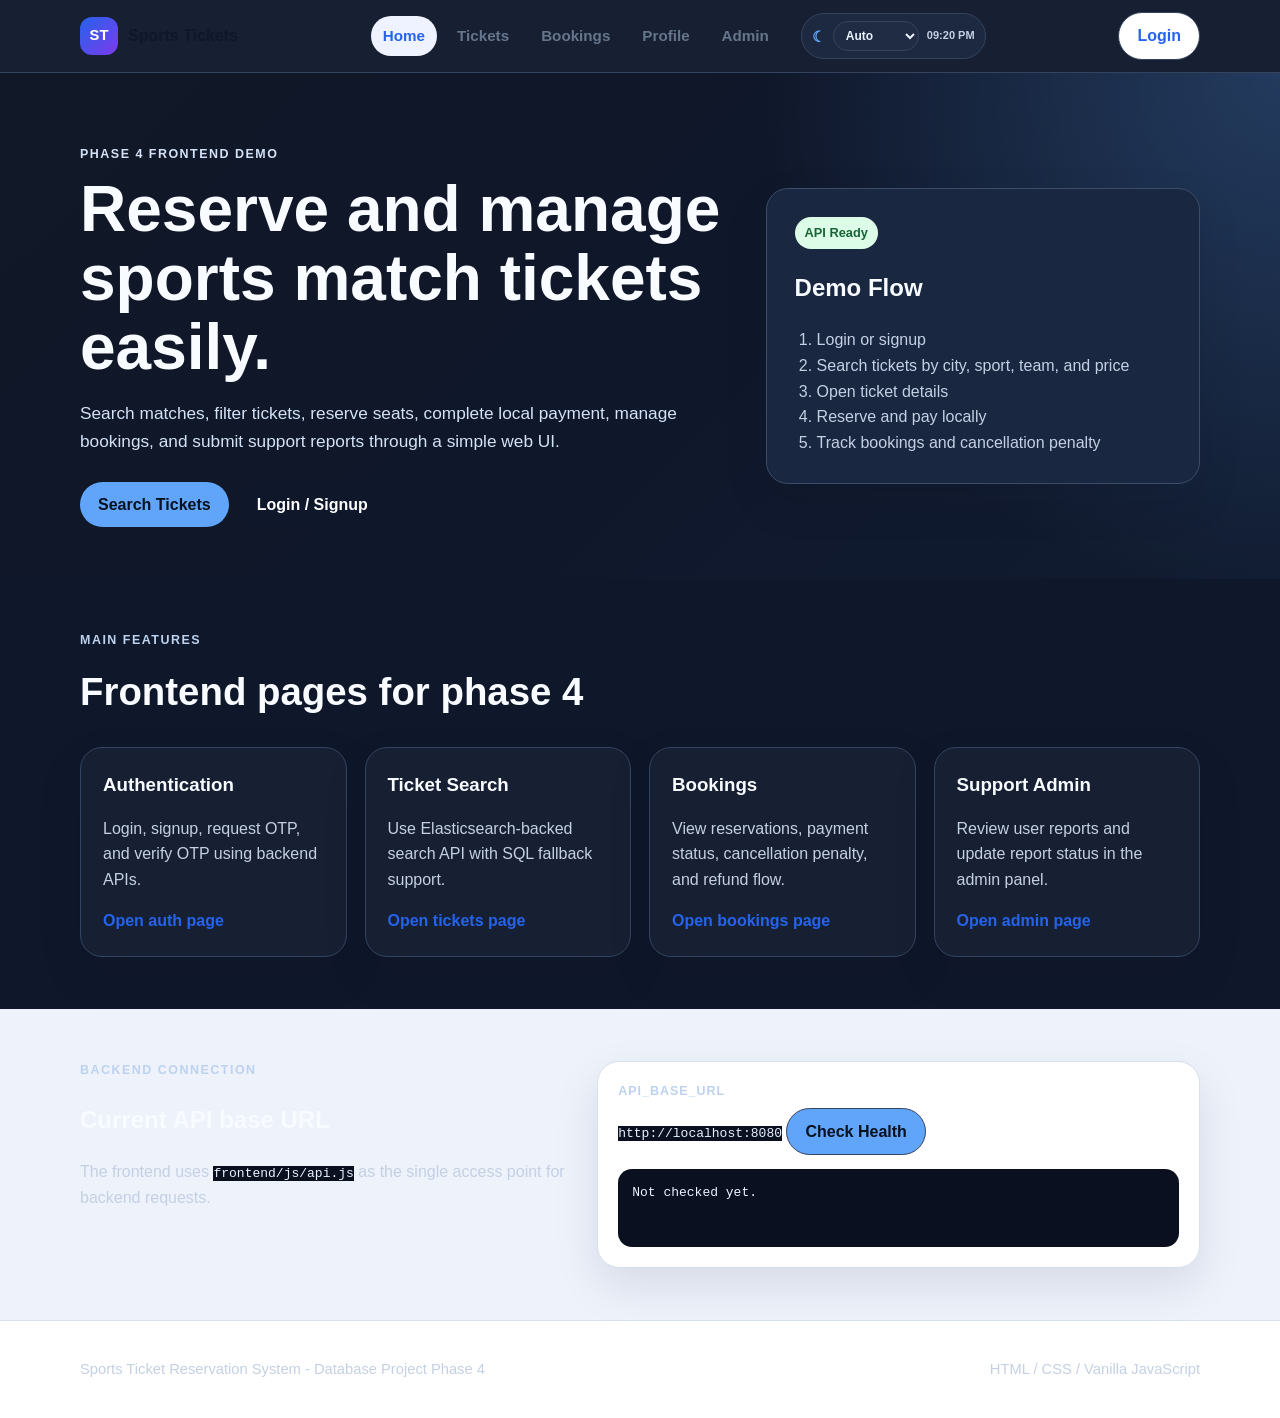
<file: frontend/index.html>
﻿<!DOCTYPE html>
<html lang="en">
<head>
    <meta charset="UTF-8">
    <meta name="viewport" content="width=device-width, initial-scale=1.0">
    <title>Sports Ticket Reservation</title>
    <link rel="stylesheet" href="css/style.css">
  <link rel="stylesheet" href="css/ui-polish.css">
  <link rel="stylesheet" href="css/theme.css">
</head>
<body>
<header class="site-header">
    <div class="container header-content">
        <a class="brand" href="index.html">
            <span class="brand-mark">ST</span>
            <span>Sports Tickets</span>
        </a>

        <nav class="main-nav" aria-label="Main navigation">
            <a href="index.html" class="active">Home</a>
            <a href="tickets.html">Tickets</a>
            <a href="bookings.html">Bookings</a>
            <a href="profile.html">Profile</a>
            <a href="admin.html">Admin</a>
        </nav>

        <div class="header-actions">
            <a class="btn btn-outline" href="login.html">Login</a>
            <button class="btn btn-ghost" id="logoutButton" type="button">Logout</button>
        </div>
    </div>
</header>

<main>
    <section class="hero">
        <div class="container hero-grid">
            <div class="hero-copy">
                <p class="eyebrow">Phase 4 Frontend Demo</p>
                <h1>Reserve and manage sports match tickets easily.</h1>
                <p class="hero-text">
                    Search matches, filter tickets, reserve seats, complete local payment,
                    manage bookings, and submit support reports through a simple web UI.
                </p>

                <div class="hero-actions">
                    <a class="btn btn-primary" href="tickets.html">Search Tickets</a>
                    <a class="btn btn-secondary" href="login.html">Login / Signup</a>
                </div>
            </div>

            <div class="hero-card">
                <div class="status-pill">API Ready</div>
                <h2>Demo Flow</h2>
                <ol class="flow-list">
                    <li>Login or signup</li>
                    <li>Search tickets by city, sport, team, and price</li>
                    <li>Open ticket details</li>
                    <li>Reserve and pay locally</li>
                    <li>Track bookings and cancellation penalty</li>
                </ol>
            </div>
        </div>
    </section>

    <section class="section">
        <div class="container">
            <div class="section-heading">
                <p class="eyebrow">Main Features</p>
                <h2>Frontend pages for phase 4</h2>
            </div>

            <div class="card-grid">
                <article class="feature-card">
                    <h3>Authentication</h3>
                    <p>Login, signup, request OTP, and verify OTP using backend APIs.</p>
                    <a href="login.html">Open auth page</a>
                </article>

                <article class="feature-card">
                    <h3>Ticket Search</h3>
                    <p>Use Elasticsearch-backed search API with SQL fallback support.</p>
                    <a href="tickets.html">Open tickets page</a>
                </article>

                <article class="feature-card">
                    <h3>Bookings</h3>
                    <p>View reservations, payment status, cancellation penalty, and refund flow.</p>
                    <a href="bookings.html">Open bookings page</a>
                </article>

                <article class="feature-card">
                    <h3>Support Admin</h3>
                    <p>Review user reports and update report status in the admin panel.</p>
                    <a href="admin.html">Open admin page</a>
                </article>
            </div>
        </div>
    </section>

    <section class="section section-muted">
        <div class="container split-panel">
            <div>
                <p class="eyebrow">Backend connection</p>
                <h2>Current API base URL</h2>
                <p>
                    The frontend uses <code>frontend/js/api.js</code> as the single access point
                    for backend requests.
                </p>
            </div>

            <div class="api-box">
                <span class="label">API_BASE_URL</span>
                <code id="apiBaseUrlText">http://localhost:8080</code>
                <button class="btn btn-outline" id="healthCheckButton" type="button">Check Health</button>
                <pre id="healthCheckResult" class="result-box">Not checked yet.</pre>
            </div>
        </div>
    </section>
</main>

<footer class="site-footer">
    <div class="container footer-content">
        <p>Sports Ticket Reservation System - Database Project Phase 4</p>
        <p>HTML / CSS / Vanilla JavaScript</p>
    </div>
</footer>

<script src="js/api.js"></script>
<script>
    document.getElementById("apiBaseUrlText").textContent = window.ApiClient.getBaseUrl();

    document.getElementById("healthCheckButton").addEventListener("click", async function () {
        const resultBox = document.getElementById("healthCheckResult");
        resultBox.textContent = "Checking...";

        try {
            const result = await window.ApiClient.get("/api/health", { useMockOnError: false });
            resultBox.textContent = JSON.stringify(result, null, 2);
        } catch (error) {
            resultBox.textContent = "Backend is not reachable: " + error.message;
        }
    });

    document.getElementById("logoutButton").addEventListener("click", function () {
        window.ApiClient.clearToken();
        window.location.href = "login.html";
    });
</script>
  <script src="js/ui-polish.js"></script>
  <script src="js/theme.js"></script>
</body>
</html>
</file>
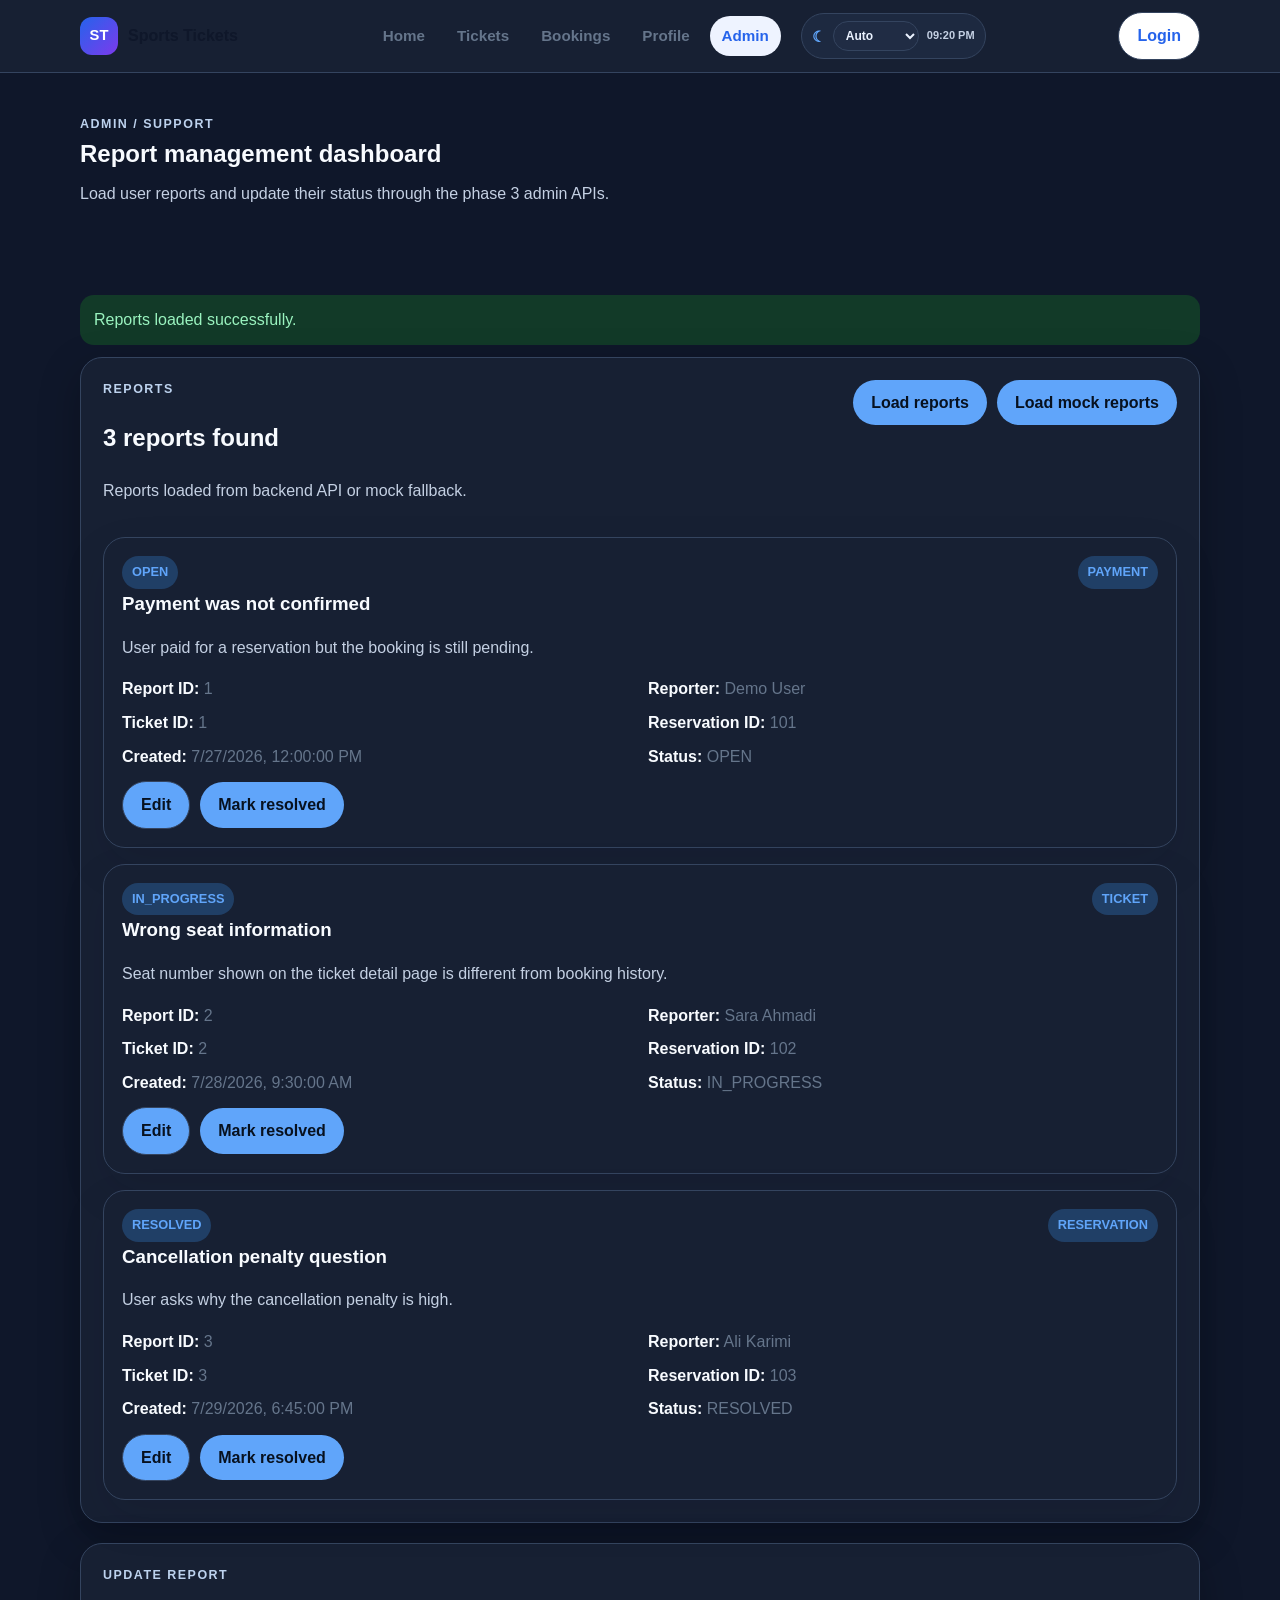
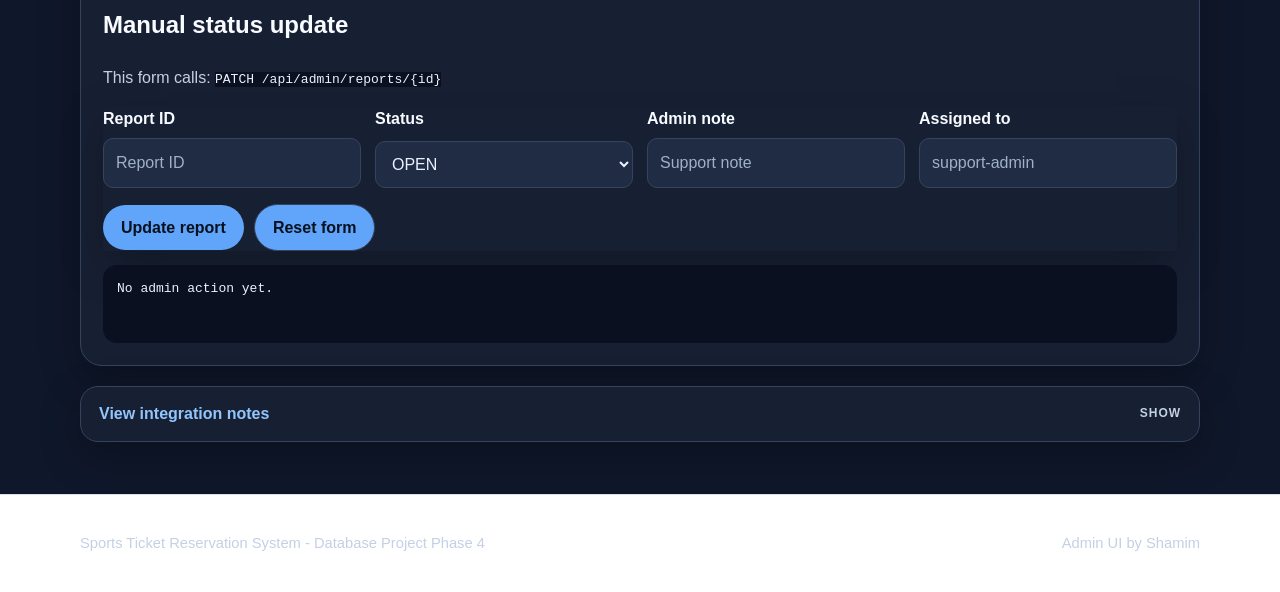
<file: frontend/admin.html>
﻿<!DOCTYPE html>
<html lang="en">
<head>
    <meta charset="UTF-8">
    <meta name="viewport" content="width=device-width, initial-scale=1.0">
    <title>Admin Reports - Sports Tickets</title>
    <link rel="stylesheet" href="css/style.css">
  <link rel="stylesheet" href="css/ui-polish.css">
  <link rel="stylesheet" href="css/theme.css">
</head>
<body>
<header class="site-header">
    <div class="container header-content">
        <a class="brand" href="index.html">
            <span class="brand-mark">ST</span>
            <span>Sports Tickets</span>
        </a>

        <nav class="main-nav" aria-label="Main navigation">
            <a href="index.html">Home</a>
            <a href="tickets.html">Tickets</a>
            <a href="bookings.html">Bookings</a>
            <a href="profile.html">Profile</a>
            <a href="admin.html" class="active">Admin</a>
        </nav>

        <div class="header-actions">
            <a class="btn btn-outline" href="login.html">Login</a>
            <button class="btn btn-ghost" id="logoutButton" type="button">Logout</button>
        </div>
    </div>
</header>

<main>
    <section class="page-header">
        <div class="container">
            <p class="eyebrow">Admin / Support</p>
            <h1>Report management dashboard</h1>
            <p>Load user reports and update their status through the phase 3 admin APIs.</p>
        </div>
    </section>

    <section class="section">
        <div class="container">
            <div id="adminMessage" class="alert hidden"></div>

            <section class="panel">
                <div class="split-panel" style="grid-template-columns: minmax(0, 1fr) auto;">
                    <div>
                        <p class="eyebrow">Reports</p>
                        <h2 id="adminTitle">Support reports</h2>
                        <p id="adminMeta">Use the button to load reports from backend or mock fallback.</p>
                    </div>

                    <div class="inline-actions">
                        <button class="btn btn-primary" id="loadReportsButton" type="button">Load reports</button>
                        <button class="btn btn-secondary" id="loadMockReportsButton" type="button">Load mock reports</button>
                    </div>
                </div>

                <div id="reportsList" class="admin-grid" style="margin-top: 18px;"></div>
            </section>

            <section class="panel">
                <p class="eyebrow">Update Report</p>
                <h2>Manual status update</h2>
                <p>
                    This form calls:
                    <code>PATCH /api/admin/reports/{id}</code>
                </p>

                <form id="updateReportForm">
                    <div class="form-grid">
                        <div class="form-row">
                            <label for="reportId">Report ID</label>
                            <input id="reportId" name="reportId" type="number" min="1" placeholder="Report ID" required>
                        </div>

                        <div class="form-row">
                            <label for="reportStatus">Status</label>
                            <select id="reportStatus" name="reportStatus">
                                <option value="OPEN">OPEN</option>
                                <option value="IN_PROGRESS">IN_PROGRESS</option>
                                <option value="RESOLVED">RESOLVED</option>
                                <option value="REJECTED">REJECTED</option>
                            </select>
                        </div>

                        <div class="form-row">
                            <label for="adminNote">Admin note</label>
                            <input id="adminNote" name="adminNote" type="text" placeholder="Support note">
                        </div>

                        <div class="form-row">
                            <label for="assignedTo">Assigned to</label>
                            <input id="assignedTo" name="assignedTo" type="text" placeholder="support-admin">
                        </div>
                    </div>

                    <div class="form-actions" style="margin-top: 16px;">
                        <button class="btn btn-primary" type="submit">Update report</button>
                        <button class="btn btn-outline" id="resetUpdateFormButton" type="button">Reset form</button>
                    </div>
                </form>

                <pre id="adminActionResult" class="result-box">No admin action yet.</pre>
            </section>

            <section class="panel">
                <p class="eyebrow">Demo Notes</p>
                <h2>Frontend-only admin page</h2>
                <ul class="flow-list">
                    <li>This page does not change backend code.</li>
                    <li>If admin authorization fails, login with an admin/support user first.</li>
                    <li>If backend is unavailable, mock reports are shown for screenshots.</li>
                    <li>CORS or route issues should be reported to Saghar during integration.</li>
                </ul>
            </section>
        </div>
    </section>
</main>

<footer class="site-footer">
    <div class="container footer-content">
        <p>Sports Ticket Reservation System - Database Project Phase 4</p>
        <p>Admin UI by Shamim</p>
    </div>
</footer>

<script src="js/api.js"></script>
<script src="js/mock-data.js"></script>
<script src="js/admin.js"></script>
  <script src="js/ui-polish.js"></script>
  <script src="js/theme.js"></script>
</body>
</html>
</file>
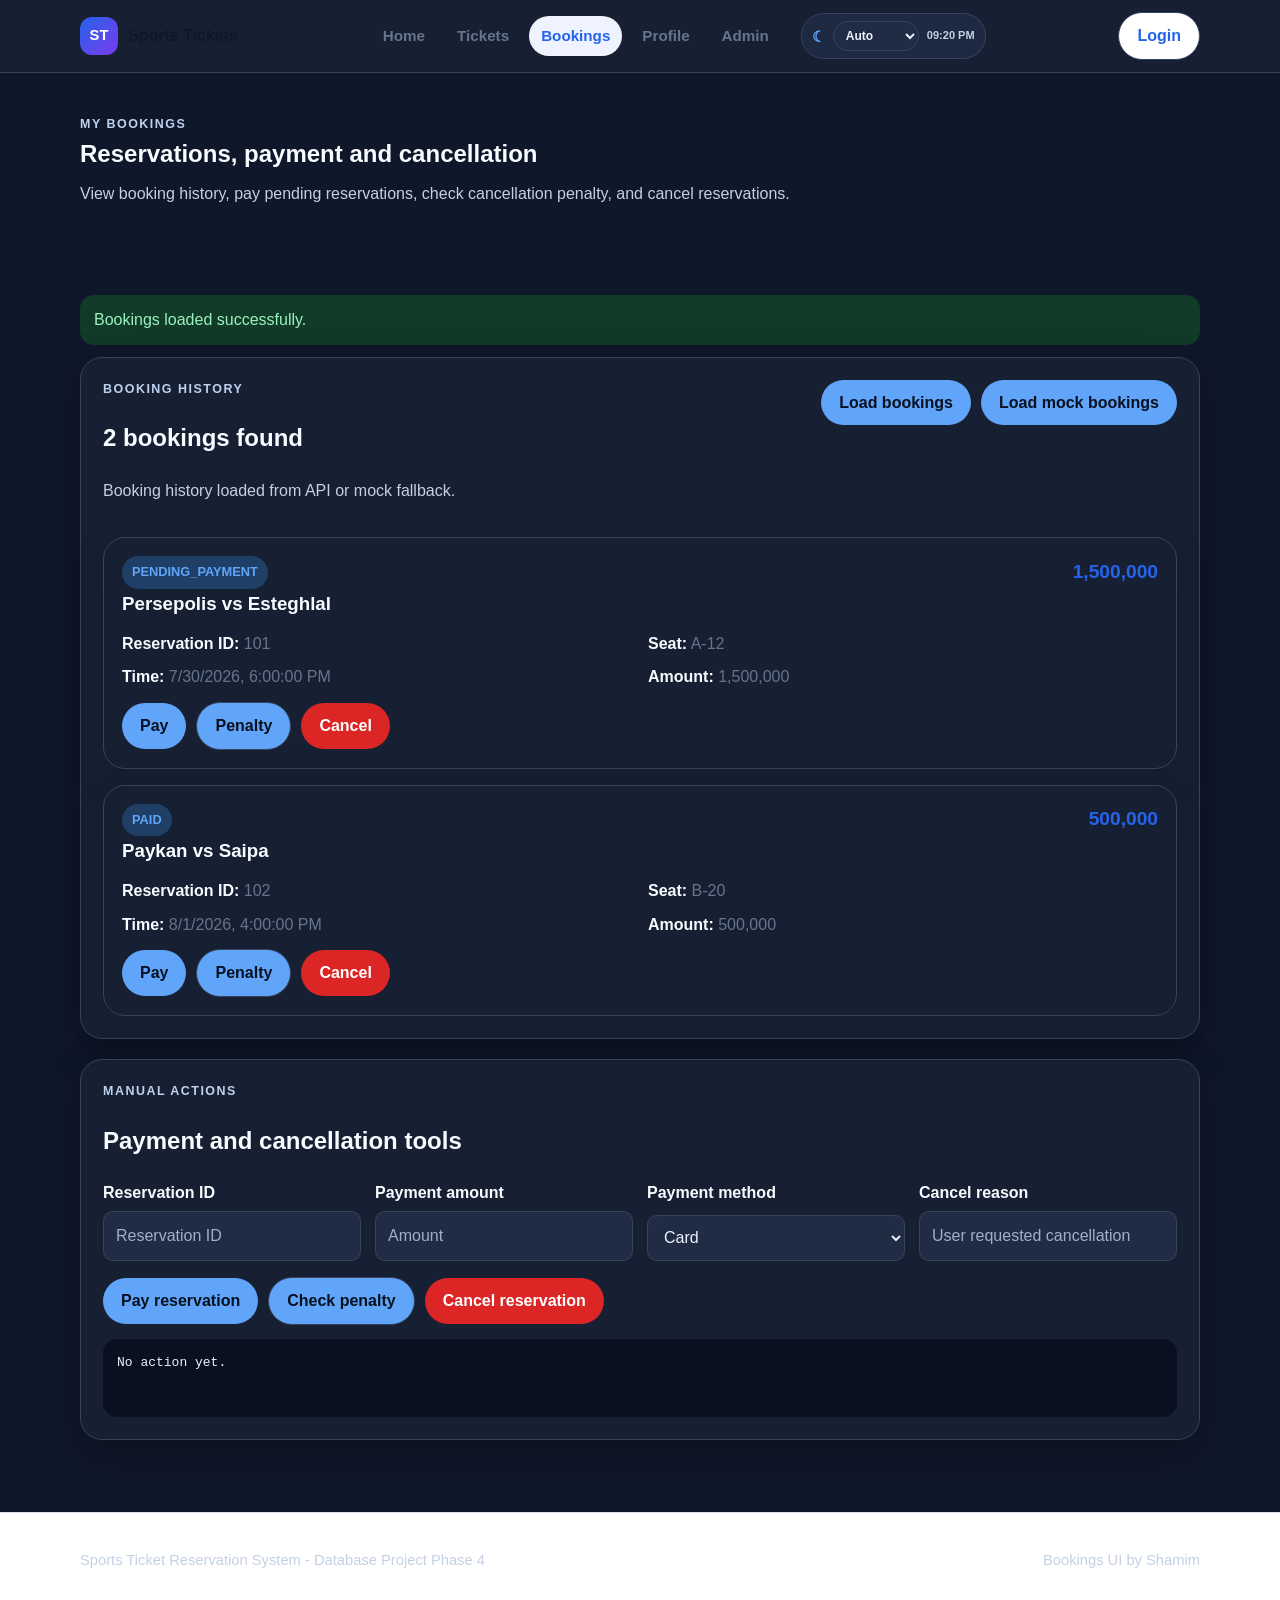
<file: frontend/bookings.html>
﻿<!DOCTYPE html>
<html lang="en">
<head>
    <meta charset="UTF-8">
    <meta name="viewport" content="width=device-width, initial-scale=1.0">
    <title>Bookings - Sports Tickets</title>
    <link rel="stylesheet" href="css/style.css">
  <link rel="stylesheet" href="css/ui-polish.css">
  <link rel="stylesheet" href="css/theme.css">
</head>
<body>
<header class="site-header">
    <div class="container header-content">
        <a class="brand" href="index.html">
            <span class="brand-mark">ST</span>
            <span>Sports Tickets</span>
        </a>

        <nav class="main-nav" aria-label="Main navigation">
            <a href="index.html">Home</a>
            <a href="tickets.html">Tickets</a>
            <a href="bookings.html" class="active">Bookings</a>
            <a href="profile.html">Profile</a>
            <a href="admin.html">Admin</a>
        </nav>

        <div class="header-actions">
            <a class="btn btn-outline" href="login.html">Login</a>
            <button class="btn btn-ghost" id="logoutButton" type="button">Logout</button>
        </div>
    </div>
</header>

<main>
    <section class="page-header">
        <div class="container">
            <p class="eyebrow">My Bookings</p>
            <h1>Reservations, payment and cancellation</h1>
            <p>View booking history, pay pending reservations, check cancellation penalty, and cancel reservations.</p>
        </div>
    </section>

    <section class="section">
        <div class="container">
            <div id="bookingsMessage" class="alert hidden"></div>

            <div class="panel">
                <div class="split-panel" style="grid-template-columns: minmax(0, 1fr) auto;">
                    <div>
                        <p class="eyebrow">Booking History</p>
                        <h2 id="bookingsTitle">Your reservations</h2>
                        <p id="bookingsMeta">Use the button to load booking history.</p>
                    </div>

                    <div class="inline-actions">
                        <button class="btn btn-primary" id="loadBookingsButton" type="button">Load bookings</button>
                        <button class="btn btn-secondary" id="loadMockBookingsButton" type="button">Load mock bookings</button>
                    </div>
                </div>

                <div id="bookingsList" class="booking-grid" style="margin-top: 18px;"></div>
            </div>

            <section class="panel">
                <p class="eyebrow">Manual Actions</p>
                <h2>Payment and cancellation tools</h2>

                <div class="form-grid">
                    <div class="form-row">
                        <label for="manualReservationId">Reservation ID</label>
                        <input id="manualReservationId" type="number" min="1" placeholder="Reservation ID">
                    </div>

                    <div class="form-row">
                        <label for="manualPaymentAmount">Payment amount</label>
                        <input id="manualPaymentAmount" type="number" min="0" placeholder="Amount">
                    </div>

                    <div class="form-row">
                        <label for="manualPaymentMethod">Payment method</label>
                        <select id="manualPaymentMethod">
                            <option value="CARD">Card</option>
                            <option value="WALLET">Wallet</option>
                            <option value="MOCK">Mock payment</option>
                        </select>
                    </div>

                    <div class="form-row">
                        <label for="manualCancelReason">Cancel reason</label>
                        <input id="manualCancelReason" type="text" placeholder="User requested cancellation">
                    </div>
                </div>

                <div class="form-actions" style="margin-top: 16px;">
                    <button class="btn btn-primary" id="manualPayButton" type="button">Pay reservation</button>
                    <button class="btn btn-outline" id="manualPenaltyButton" type="button">Check penalty</button>
                    <button class="btn btn-danger" id="manualCancelButton" type="button">Cancel reservation</button>
                </div>

                <pre id="bookingActionResult" class="result-box">No action yet.</pre>
            </section>
        </div>
    </section>
</main>

<footer class="site-footer">
    <div class="container footer-content">
        <p>Sports Ticket Reservation System - Database Project Phase 4</p>
        <p>Bookings UI by Shamim</p>
    </div>
</footer>

<script src="js/api.js"></script>
<script src="js/mock-data.js"></script>
<script src="js/reservations.js"></script>
  <script src="js/ui-polish.js"></script>
  <script src="js/theme.js"></script>
</body>
</html>
</file>
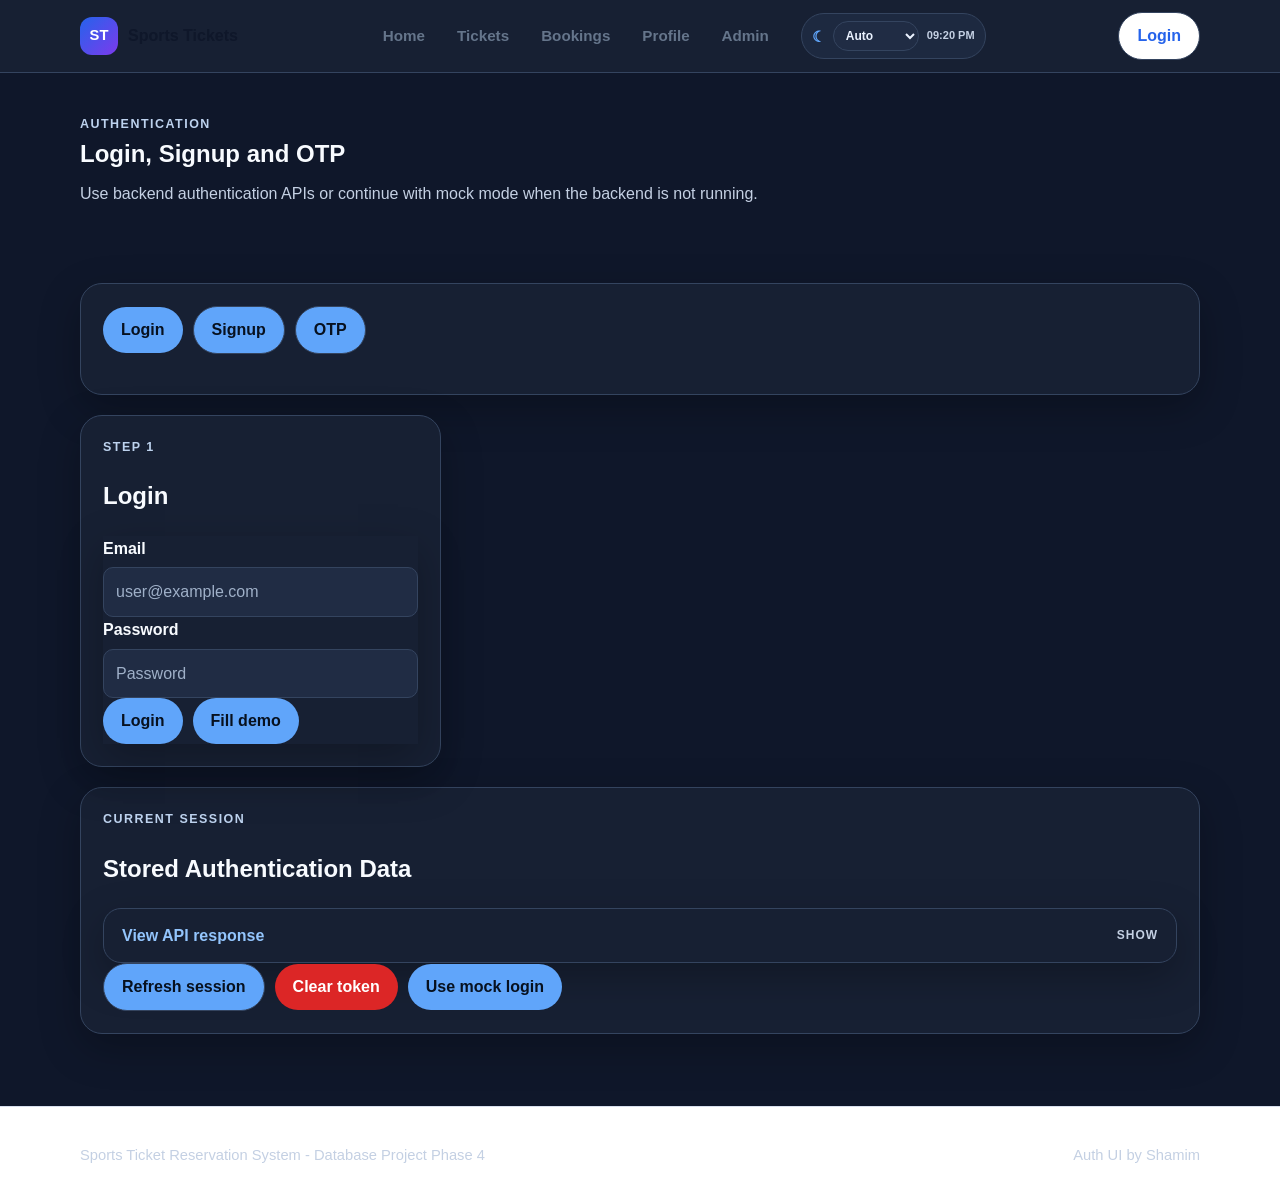
<file: frontend/login.html>
﻿<!DOCTYPE html>
<html lang="en">
<head>
    <meta charset="UTF-8">
    <meta name="viewport" content="width=device-width, initial-scale=1.0">
    <title>Login - Sports Tickets</title>
    <link rel="stylesheet" href="css/style.css">
  <link rel="stylesheet" href="css/ui-polish.css">
  <link rel="stylesheet" href="css/theme.css">
</head>
<body>
<header class="site-header">
    <div class="container header-content">
        <a class="brand" href="index.html">
            <span class="brand-mark">ST</span>
            <span>Sports Tickets</span>
        </a>

        <nav class="main-nav" aria-label="Main navigation">
            <a href="index.html">Home</a>
            <a href="tickets.html">Tickets</a>
            <a href="bookings.html">Bookings</a>
            <a href="profile.html">Profile</a>
            <a href="admin.html">Admin</a>
        </nav>

        <div class="header-actions">
            <a class="btn btn-outline active" href="login.html">Login</a>
        </div>
    </div>
</header>

<main>
    <section class="page-header">
        <div class="container">
            <p class="eyebrow">Authentication</p>
            <h1>Login, Signup and OTP</h1>
            <p>Use backend authentication APIs or continue with mock mode when the backend is not running.</p>
        </div>
    </section>

    <section class="section">
        <div class="container">
            <div class="panel">
                <div class="inline-actions">
                    <button class="btn btn-primary" type="button" data-auth-tab="login">Login</button>
                    <button class="btn btn-outline" type="button" data-auth-tab="signup">Signup</button>
                    <button class="btn btn-outline" type="button" data-auth-tab="otp">OTP</button>
                </div>

                <div id="authMessage" class="alert hidden"></div>
            </div>

            <div class="card-grid" style="grid-template-columns: repeat(3, minmax(0, 1fr));">
                <section class="auth-card panel" id="loginPanel">
                    <p class="eyebrow">Step 1</p>
                    <h2>Login</h2>
                    <form id="loginForm">
                        <div class="form-row">
                            <label for="loginEmail">Email</label>
                            <input id="loginEmail" name="email" type="email" placeholder="user@example.com" required>
                        </div>

                        <div class="form-row">
                            <label for="loginPassword">Password</label>
                            <input id="loginPassword" name="password" type="password" placeholder="Password" required>
                        </div>

                        <div class="form-actions">
                            <button class="btn btn-primary" type="submit">Login</button>
                            <button class="btn btn-ghost" type="button" id="fillLoginDemo">Fill demo</button>
                        </div>
                    </form>
                </section>

                <section class="auth-card panel" id="signupPanel">
                    <p class="eyebrow">Step 2</p>
                    <h2>Signup</h2>
                    <form id="signupForm">
                        <div class="form-grid" style="grid-template-columns: repeat(2, minmax(0, 1fr));">
                            <div class="form-row">
                                <label for="signupFirstName">First name</label>
                                <input id="signupFirstName" name="firstName" type="text" placeholder="Sara" required>
                            </div>

                            <div class="form-row">
                                <label for="signupLastName">Last name</label>
                                <input id="signupLastName" name="lastName" type="text" placeholder="Ahmadi" required>
                            </div>
                        </div>

                        <div class="form-row">
                            <label for="signupEmail">Email</label>
                            <input id="signupEmail" name="email" type="email" placeholder="sara@example.com" required>
                        </div>

                        <div class="form-row">
                            <label for="signupPhone">Phone number</label>
                            <input id="signupPhone" name="phoneNumber" type="tel" placeholder="09120000000" required>
                        </div>

                        <div class="form-row">
                            <label for="signupPassword">Password</label>
                            <input id="signupPassword" name="password" type="password" placeholder="Password" required>
                        </div>

                        <div class="form-actions">
                            <button class="btn btn-primary" type="submit">Create account</button>
                            <button class="btn btn-ghost" type="button" id="fillSignupDemo">Fill demo</button>
                        </div>
                    </form>
                </section>

                <section class="auth-card panel" id="otpPanel">
                    <p class="eyebrow">Step 3</p>
                    <h2>OTP Verification</h2>
                    <form id="requestOtpForm">
                        <div class="form-row">
                            <label for="otpPhone">Phone number</label>
                            <input id="otpPhone" name="phoneNumber" type="tel" placeholder="09120000000" required>
                        </div>

                        <div class="form-actions">
                            <button class="btn btn-secondary" type="submit">Request OTP</button>
                        </div>
                    </form>

                    <hr style="border: none; border-top: 1px solid var(--color-border); margin: 18px 0;">

                    <form id="verifyOtpForm">
                        <div class="form-row">
                            <label for="verifyPhone">Phone number</label>
                            <input id="verifyPhone" name="phoneNumber" type="tel" placeholder="09120000000" required>
                        </div>

                        <div class="form-row">
                            <label for="otpCode">OTP code</label>
                            <input id="otpCode" name="otpCode" type="text" placeholder="123456" required>
                        </div>

                        <div class="form-actions">
                            <button class="btn btn-primary" type="submit">Verify OTP</button>
                        </div>
                    </form>
                </section>
            </div>

            <div class="panel">
                <p class="eyebrow">Current session</p>
                <h2>Stored Authentication Data</h2>
                <pre id="sessionBox" class="result-box">No session loaded.</pre>
                <div class="inline-actions">
                    <button class="btn btn-outline" id="refreshSessionButton" type="button">Refresh session</button>
                    <button class="btn btn-danger" id="clearSessionButton" type="button">Clear token</button>
                    <button class="btn btn-secondary" id="mockLoginButton" type="button">Use mock login</button>
                </div>
            </div>
        </div>
    </section>
</main>

<footer class="site-footer">
    <div class="container footer-content">
        <p>Sports Ticket Reservation System - Database Project Phase 4</p>
        <p>Auth UI by Shamim</p>
    </div>
</footer>

<script src="js/api.js"></script>
<script src="js/auth.js"></script>
  <script src="js/ui-polish.js"></script>
  <script src="js/theme.js"></script>
</body>
</html>
</file>
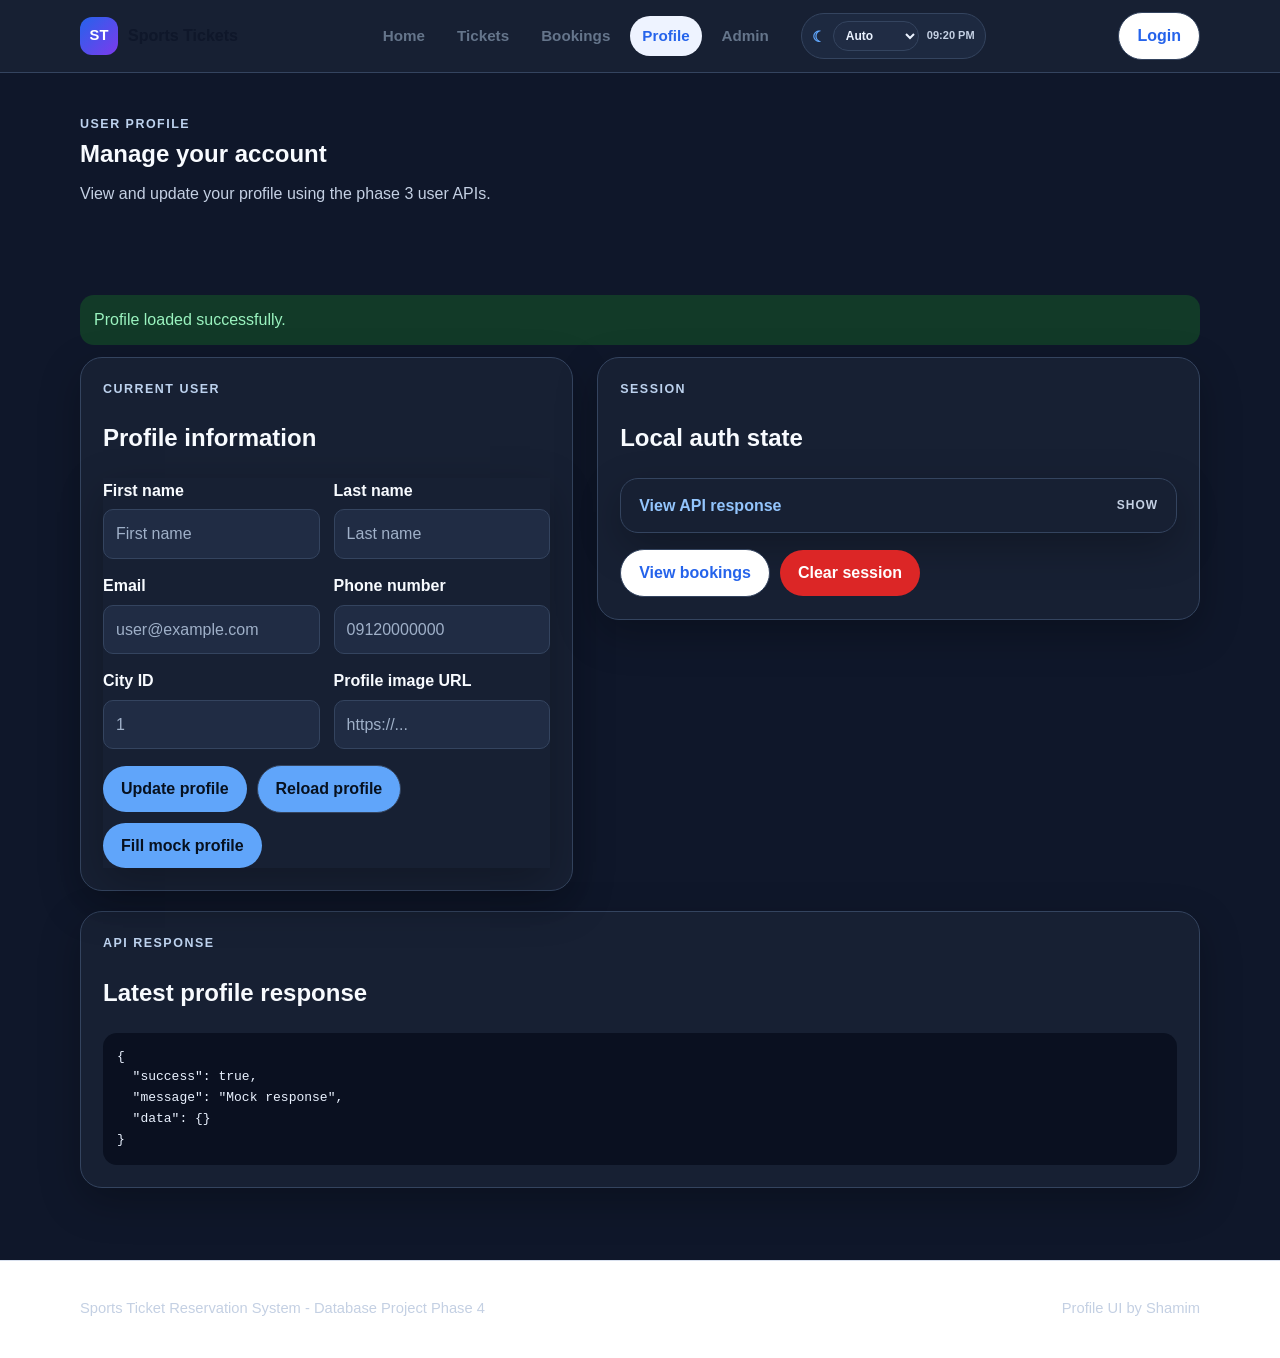
<file: frontend/profile.html>
﻿<!DOCTYPE html>
<html lang="en">
<head>
    <meta charset="UTF-8">
    <meta name="viewport" content="width=device-width, initial-scale=1.0">
    <title>Profile - Sports Tickets</title>
    <link rel="stylesheet" href="css/style.css">
  <link rel="stylesheet" href="css/ui-polish.css">
  <link rel="stylesheet" href="css/theme.css">
</head>
<body>
<header class="site-header">
    <div class="container header-content">
        <a class="brand" href="index.html">
            <span class="brand-mark">ST</span>
            <span>Sports Tickets</span>
        </a>

        <nav class="main-nav" aria-label="Main navigation">
            <a href="index.html">Home</a>
            <a href="tickets.html">Tickets</a>
            <a href="bookings.html">Bookings</a>
            <a href="profile.html" class="active">Profile</a>
            <a href="admin.html">Admin</a>
        </nav>

        <div class="header-actions">
            <a class="btn btn-outline" href="login.html">Login</a>
            <button class="btn btn-ghost" id="logoutButton" type="button">Logout</button>
        </div>
    </div>
</header>

<main>
    <section class="page-header">
        <div class="container">
            <p class="eyebrow">User Profile</p>
            <h1>Manage your account</h1>
            <p>View and update your profile using the phase 3 user APIs.</p>
        </div>
    </section>

    <section class="section">
        <div class="container">
            <div id="profileMessage" class="alert hidden"></div>

            <div class="split-panel">
                <section class="panel">
                    <p class="eyebrow">Current User</p>
                    <h2>Profile information</h2>

                    <form id="profileForm">
                        <div class="form-grid" style="grid-template-columns: repeat(2, minmax(0, 1fr));">
                            <div class="form-row">
                                <label for="firstName">First name</label>
                                <input id="firstName" name="firstName" type="text" placeholder="First name">
                            </div>

                            <div class="form-row">
                                <label for="lastName">Last name</label>
                                <input id="lastName" name="lastName" type="text" placeholder="Last name">
                            </div>

                            <div class="form-row">
                                <label for="email">Email</label>
                                <input id="email" name="email" type="email" placeholder="user@example.com">
                            </div>

                            <div class="form-row">
                                <label for="phoneNumber">Phone number</label>
                                <input id="phoneNumber" name="phoneNumber" type="tel" placeholder="09120000000">
                            </div>

                            <div class="form-row">
                                <label for="cityId">City ID</label>
                                <input id="cityId" name="cityId" type="number" min="1" placeholder="1">
                            </div>

                            <div class="form-row">
                                <label for="profileImageUrl">Profile image URL</label>
                                <input id="profileImageUrl" name="profileImageUrl" type="url" placeholder="https://...">
                            </div>
                        </div>

                        <div class="form-actions" style="margin-top: 16px;">
                            <button class="btn btn-primary" type="submit">Update profile</button>
                            <button class="btn btn-outline" id="reloadProfileButton" type="button">Reload profile</button>
                            <button class="btn btn-secondary" id="fillMockProfileButton" type="button">Fill mock profile</button>
                        </div>
                    </form>
                </section>

                <aside class="panel">
                    <p class="eyebrow">Session</p>
                    <h2>Local auth state</h2>
                    <pre id="profileSessionBox" class="result-box">Loading session...</pre>

                    <div class="inline-actions" style="margin-top: 16px;">
                        <a class="btn btn-outline" href="bookings.html">View bookings</a>
                        <button class="btn btn-danger" id="clearProfileSessionButton" type="button">Clear session</button>
                    </div>
                </aside>
            </div>

            <section class="panel">
                <p class="eyebrow">API Response</p>
                <h2>Latest profile response</h2>
                <pre id="profileResultBox" class="result-box">No API response yet.</pre>
            </section>
        </div>
    </section>
</main>

<footer class="site-footer">
    <div class="container footer-content">
        <p>Sports Ticket Reservation System - Database Project Phase 4</p>
        <p>Profile UI by Shamim</p>
    </div>
</footer>

<script src="js/api.js"></script>
<script src="js/mock-data.js"></script>
<script src="js/profile.js"></script>
  <script src="js/ui-polish.js"></script>
  <script src="js/theme.js"></script>
</body>
</html>
</file>
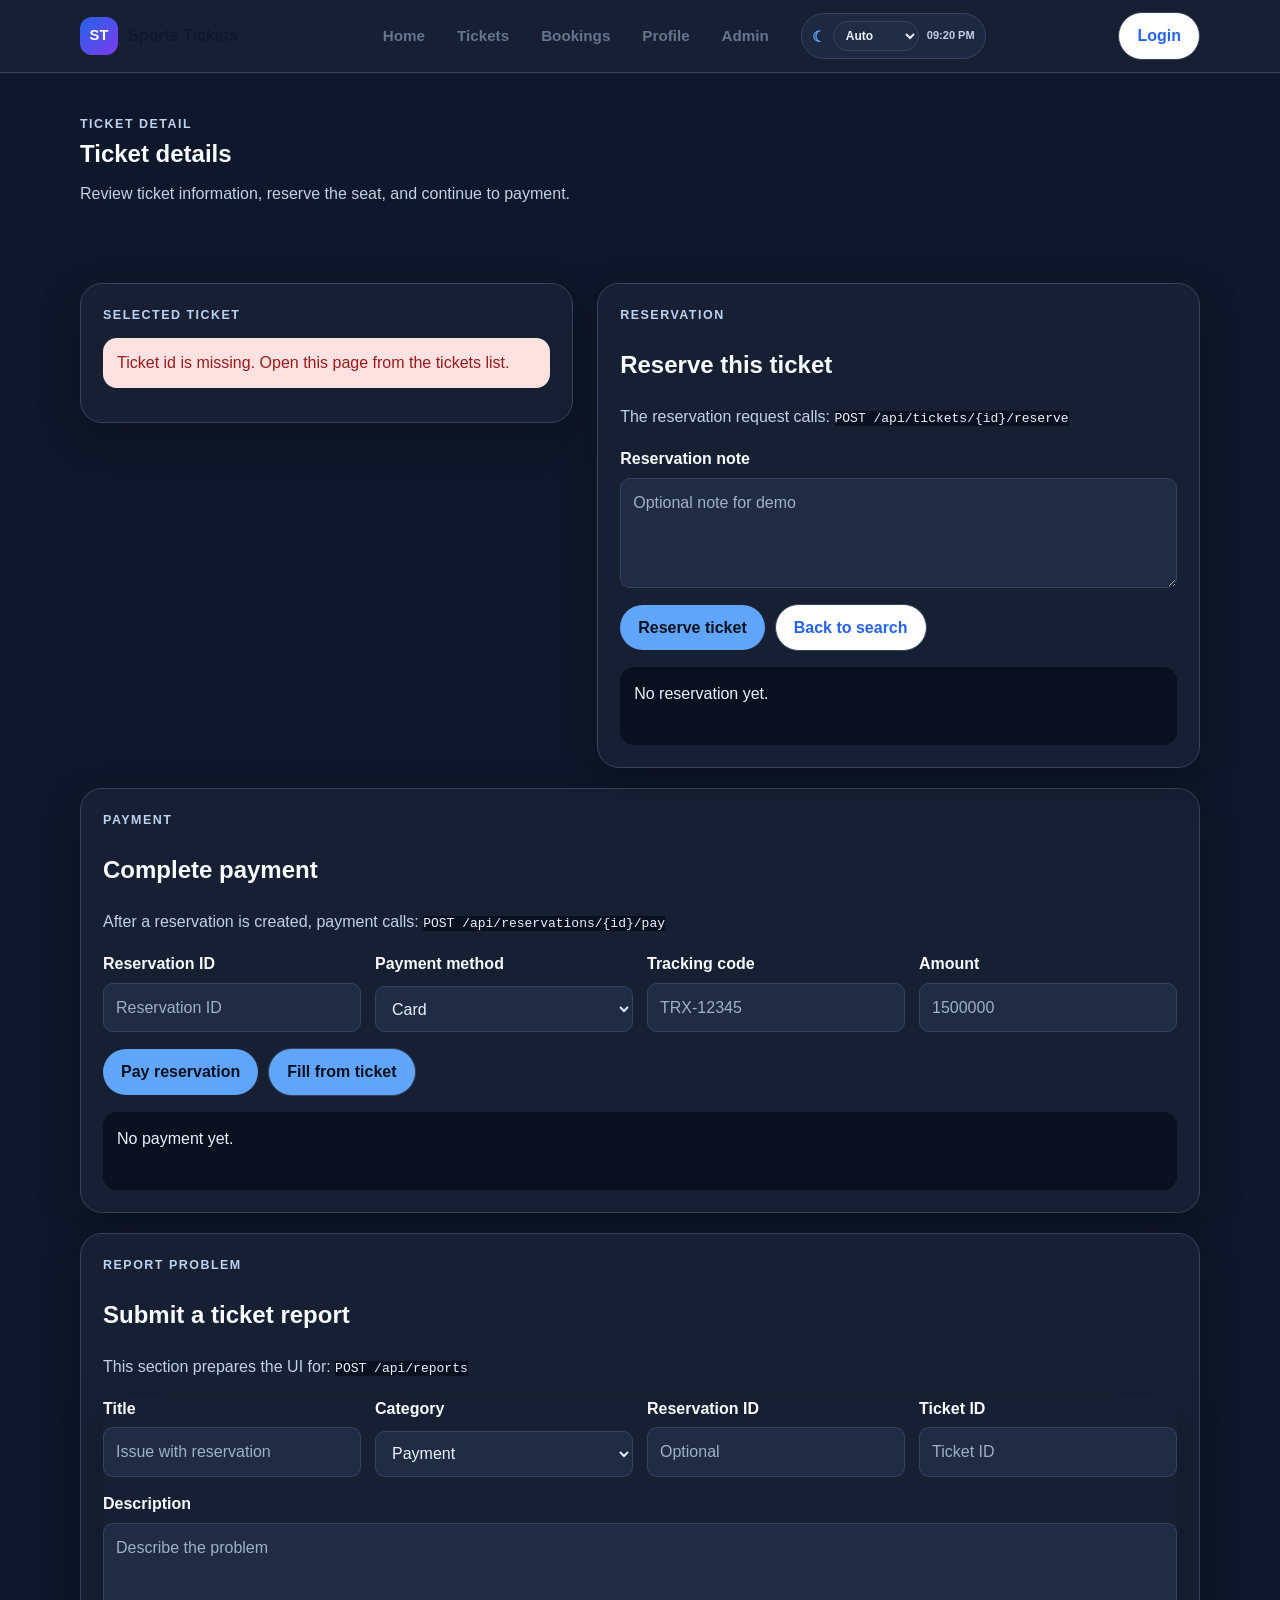
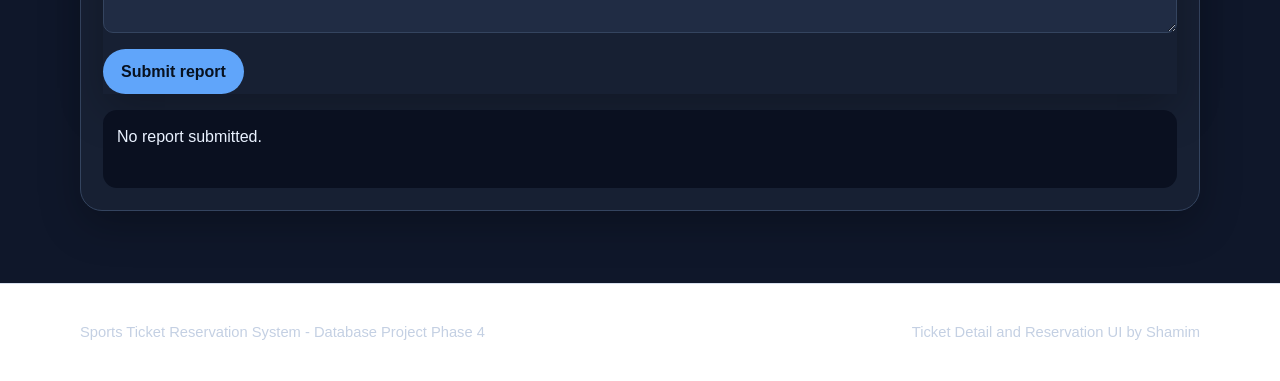
<file: frontend/ticket-detail.html>
﻿<!DOCTYPE html>
<html lang="en">
<head>
    <meta charset="UTF-8">
    <meta name="viewport" content="width=device-width, initial-scale=1.0">
    <title>Ticket Detail - Sports Tickets</title>
    <link rel="stylesheet" href="css/style.css">
  <link rel="stylesheet" href="css/ui-polish.css">
  <link rel="stylesheet" href="css/theme.css">
</head>
<body>
<header class="site-header">
    <div class="container header-content">
        <a class="brand" href="index.html">
            <span class="brand-mark">ST</span>
            <span>Sports Tickets</span>
        </a>

        <nav class="main-nav" aria-label="Main navigation">
            <a href="index.html">Home</a>
            <a href="tickets.html">Tickets</a>
            <a href="bookings.html">Bookings</a>
            <a href="profile.html">Profile</a>
            <a href="admin.html">Admin</a>
        </nav>

        <div class="header-actions">
            <a class="btn btn-outline" href="login.html">Login</a>
            <button class="btn btn-ghost" id="logoutButton" type="button">Logout</button>
        </div>
    </div>
</header>

<main>
    <section class="page-header">
        <div class="container">
            <p class="eyebrow">Ticket Detail</p>
            <h1 id="pageTitle">Ticket details</h1>
            <p>Review ticket information, reserve the seat, and continue to payment.</p>
        </div>
    </section>

    <section class="section">
        <div class="container">
            <div id="detailMessage" class="alert hidden"></div>

            <div class="split-panel">
                <section class="panel">
                    <p class="eyebrow">Selected Ticket</p>
                    <div id="ticketDetailBox">
                        <div class="alert">Loading ticket details...</div>
                    </div>
                </section>

                <aside class="panel" id="reserve">
                    <p class="eyebrow">Reservation</p>
                    <h2>Reserve this ticket</h2>
                    <p>
                        The reservation request calls:
                        <code>POST /api/tickets/{id}/reserve</code>
                    </p>

                    <div class="form-row">
                        <label for="reservationNote">Reservation note</label>
                        <textarea id="reservationNote" placeholder="Optional note for demo"></textarea>
                    </div>

                    <div class="form-actions" style="margin-top: 16px;">
                        <button class="btn btn-primary" id="reserveButton" type="button">Reserve ticket</button>
                        <a class="btn btn-outline" href="tickets.html">Back to search</a>
                    </div>

                    <div id="reservationResult" class="result-box" style="margin-top: 16px;">No reservation yet.</div>
                </aside>
            </div>

            <section class="panel">
                <p class="eyebrow">Payment</p>
                <h2>Complete payment</h2>
                <p>
                    After a reservation is created, payment calls:
                    <code>POST /api/reservations/{id}/pay</code>
                </p>

                <div class="form-grid">
                    <div class="form-row">
                        <label for="reservationIdInput">Reservation ID</label>
                        <input id="reservationIdInput" type="number" min="1" placeholder="Reservation ID">
                    </div>

                    <div class="form-row">
                        <label for="paymentMethod">Payment method</label>
                        <select id="paymentMethod">
                            <option value="CARD">Card</option>
                            <option value="WALLET">Wallet</option>
                            <option value="MOCK">Mock payment</option>
                        </select>
                    </div>

                    <div class="form-row">
                        <label for="paymentTrackingCode">Tracking code</label>
                        <input id="paymentTrackingCode" type="text" placeholder="TRX-12345">
                    </div>

                    <div class="form-row">
                        <label for="paymentAmount">Amount</label>
                        <input id="paymentAmount" type="number" min="0" placeholder="1500000">
                    </div>
                </div>

                <div class="form-actions" style="margin-top: 16px;">
                    <button class="btn btn-primary" id="payButton" type="button">Pay reservation</button>
                    <button class="btn btn-outline" id="fillPaymentButton" type="button">Fill from ticket</button>
                </div>

                <div id="paymentResult" class="result-box" style="margin-top: 16px;">No payment yet.</div>
            </section>

            <section class="panel">
                <p class="eyebrow">Report Problem</p>
                <h2>Submit a ticket report</h2>
                <p>
                    This section prepares the UI for:
                    <code>POST /api/reports</code>
                </p>

                <form id="reportForm">
                    <div class="form-grid">
                        <div class="form-row">
                            <label for="reportTitle">Title</label>
                            <input id="reportTitle" name="reportTitle" type="text" placeholder="Issue with reservation">
                        </div>

                        <div class="form-row">
                            <label for="reportCategory">Category</label>
                            <select id="reportCategory" name="reportCategory">
                                <option value="PAYMENT">Payment</option>
                                <option value="RESERVATION">Reservation</option>
                                <option value="TICKET">Ticket</option>
                                <option value="OTHER">Other</option>
                            </select>
                        </div>

                        <div class="form-row">
                            <label for="reportReservationId">Reservation ID</label>
                            <input id="reportReservationId" name="reservationId" type="number" min="1" placeholder="Optional">
                        </div>

                        <div class="form-row">
                            <label for="reportTicketId">Ticket ID</label>
                            <input id="reportTicketId" name="ticketId" type="number" min="1" placeholder="Ticket ID">
                        </div>
                    </div>

                    <div class="form-row" style="margin-top: 14px;">
                        <label for="reportText">Description</label>
                        <textarea id="reportText" name="reportText" placeholder="Describe the problem"></textarea>
                    </div>

                    <div class="form-actions" style="margin-top: 16px;">
                        <button class="btn btn-secondary" type="submit">Submit report</button>
                    </div>
                </form>

                <div id="reportResult" class="result-box" style="margin-top: 16px;">No report submitted.</div>
            </section>
        </div>
    </section>
</main>

<footer class="site-footer">
    <div class="container footer-content">
        <p>Sports Ticket Reservation System - Database Project Phase 4</p>
        <p>Ticket Detail and Reservation UI by Shamim</p>
    </div>
</footer>

<script src="js/api.js"></script>
<script src="js/mock-data.js"></script>
<script src="js/reservations.js"></script>
  <script src="js/ui-polish.js"></script>
  <script src="js/theme.js"></script>
</body>
</html>
</file>
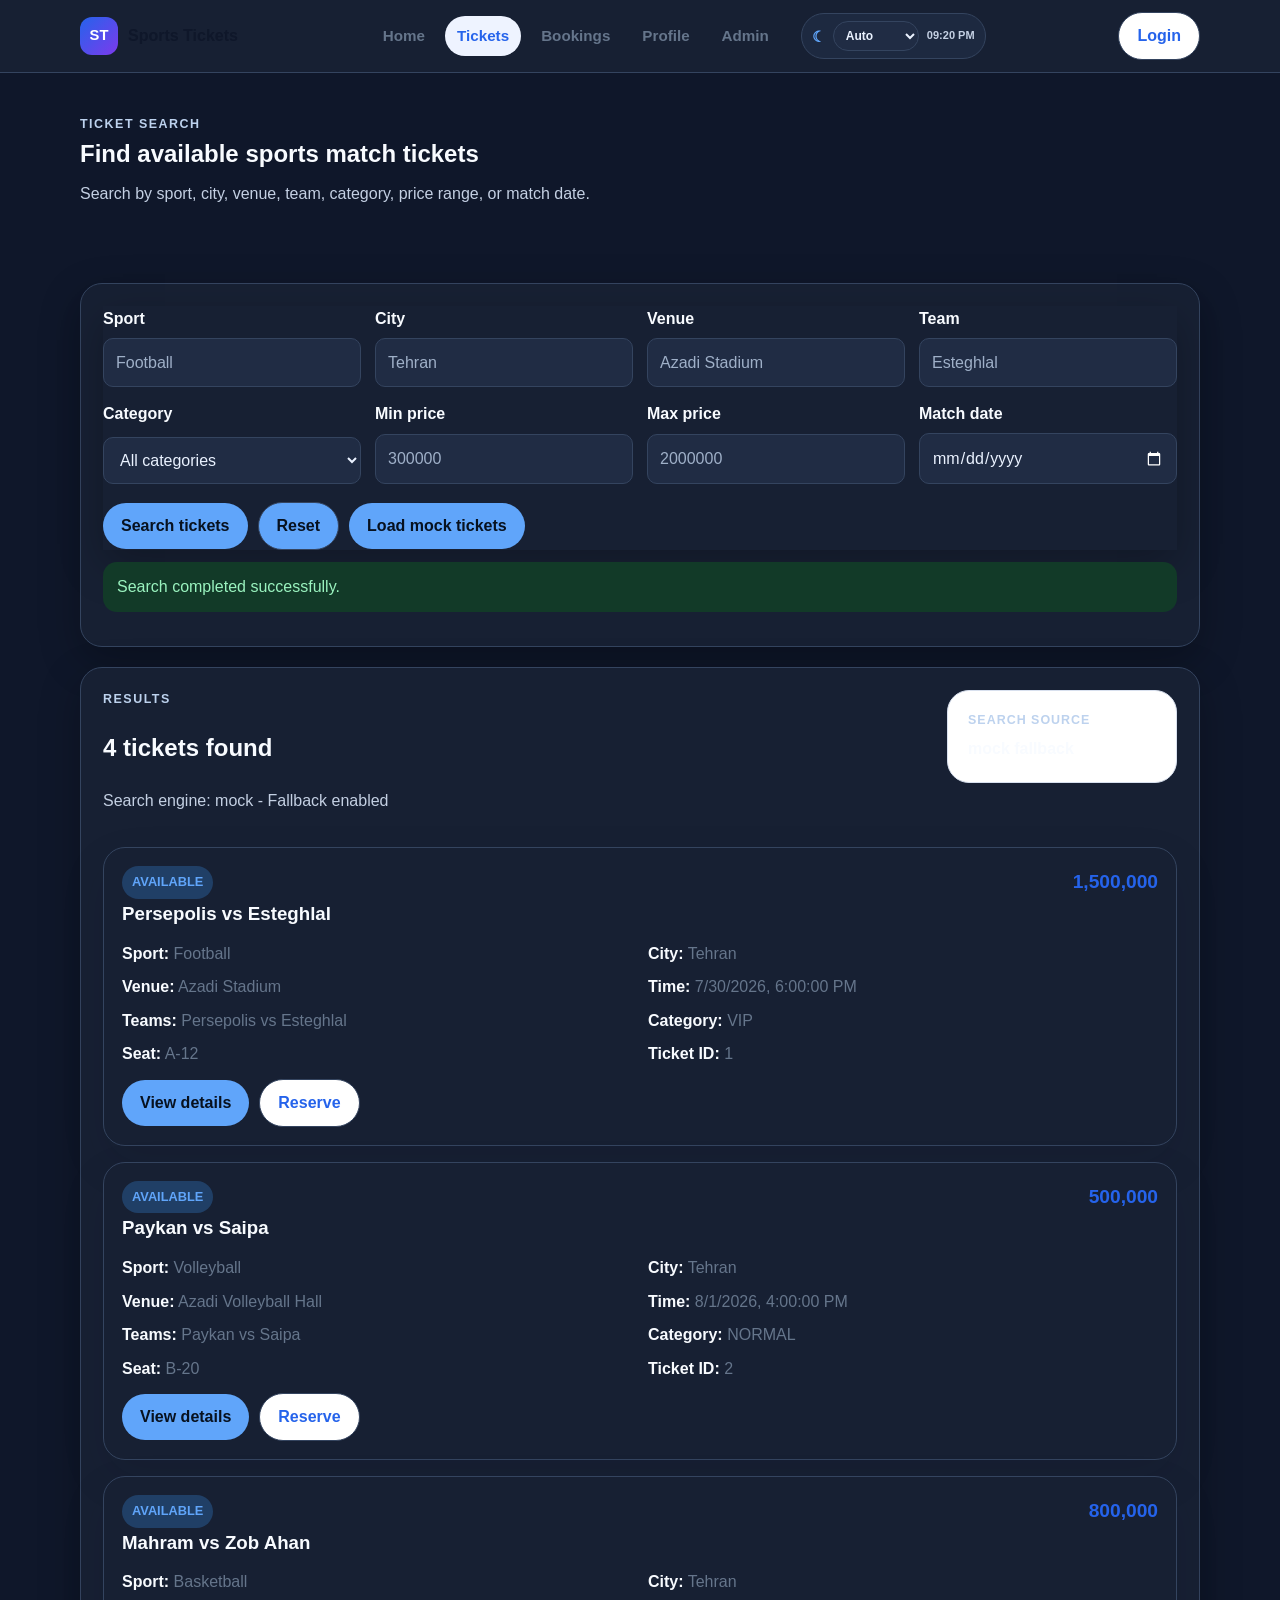
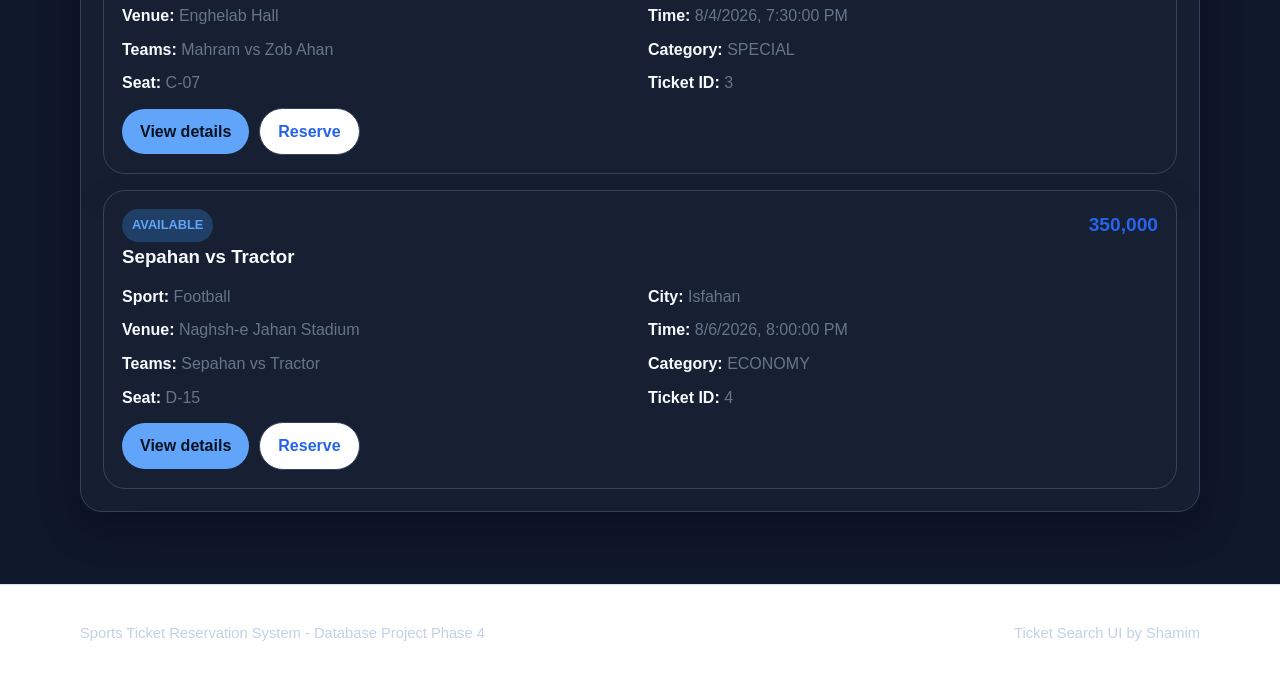
<file: frontend/tickets.html>
﻿<!DOCTYPE html>
<html lang="en">
<head>
    <meta charset="UTF-8">
    <meta name="viewport" content="width=device-width, initial-scale=1.0">
    <title>Search Tickets - Sports Tickets</title>
    <link rel="stylesheet" href="css/style.css">
  <link rel="stylesheet" href="css/ui-polish.css">
  <link rel="stylesheet" href="css/theme.css">
</head>
<body>
<header class="site-header">
    <div class="container header-content">
        <a class="brand" href="index.html">
            <span class="brand-mark">ST</span>
            <span>Sports Tickets</span>
        </a>

        <nav class="main-nav" aria-label="Main navigation">
            <a href="index.html">Home</a>
            <a href="tickets.html" class="active">Tickets</a>
            <a href="bookings.html">Bookings</a>
            <a href="profile.html">Profile</a>
            <a href="admin.html">Admin</a>
        </nav>

        <div class="header-actions">
            <a class="btn btn-outline" href="login.html">Login</a>
            <button class="btn btn-ghost" id="logoutButton" type="button">Logout</button>
        </div>
    </div>
</header>

<main>
    <section class="page-header">
        <div class="container">
            <p class="eyebrow">Ticket Search</p>
            <h1>Find available sports match tickets</h1>
            <p>Search by sport, city, venue, team, category, price range, or match date.</p>
        </div>
    </section>

    <section class="section">
        <div class="container">
            <div class="panel">
                <form id="ticketSearchForm">
                    <div class="form-grid">
                        <div class="form-row">
                            <label for="sport">Sport</label>
                            <input id="sport" name="sport" type="text" placeholder="Football">
                        </div>

                        <div class="form-row">
                            <label for="city">City</label>
                            <input id="city" name="city" type="text" placeholder="Tehran">
                        </div>

                        <div class="form-row">
                            <label for="venue">Venue</label>
                            <input id="venue" name="venue" type="text" placeholder="Azadi Stadium">
                        </div>

                        <div class="form-row">
                            <label for="team">Team</label>
                            <input id="team" name="team" type="text" placeholder="Esteghlal">
                        </div>

                        <div class="form-row">
                            <label for="category">Category</label>
                            <select id="category" name="category">
                                <option value="">All categories</option>
                                <option value="VIP">VIP</option>
                                <option value="SPECIAL">Special</option>
                                <option value="NORMAL">Normal</option>
                                <option value="ECONOMY">Economy</option>
                            </select>
                        </div>

                        <div class="form-row">
                            <label for="min_price">Min price</label>
                            <input id="min_price" name="min_price" type="number" min="0" placeholder="300000">
                        </div>

                        <div class="form-row">
                            <label for="max_price">Max price</label>
                            <input id="max_price" name="max_price" type="number" min="0" placeholder="2000000">
                        </div>

                        <div class="form-row">
                            <label for="match_date">Match date</label>
                            <input id="match_date" name="match_date" type="date">
                        </div>
                    </div>

                    <div class="form-actions" style="margin-top: 18px;">
                        <button class="btn btn-primary" type="submit">Search tickets</button>
                        <button class="btn btn-outline" type="button" id="resetSearchButton">Reset</button>
                        <button class="btn btn-secondary" type="button" id="loadMockTicketsButton">Load mock tickets</button>
                    </div>
                </form>

                <div id="searchMessage" class="alert hidden"></div>
            </div>

            <div class="panel">
                <div class="split-panel" style="grid-template-columns: minmax(0, 1fr) auto;">
                    <div>
                        <p class="eyebrow">Results</p>
                        <h2 id="resultTitle">Available tickets</h2>
                        <p id="resultMeta">Search results will appear here.</p>
                    </div>

                    <div class="api-box" style="box-shadow: none; min-width: 230px;">
                        <span class="label">Search source</span>
                        <strong id="searchSource">Not searched yet</strong>
                    </div>
                </div>

                <div id="ticketResults" class="ticket-grid" style="margin-top: 18px;"></div>
            </div>
        </div>
    </section>
</main>

<footer class="site-footer">
    <div class="container footer-content">
        <p>Sports Ticket Reservation System - Database Project Phase 4</p>
        <p>Ticket Search UI by Shamim</p>
    </div>
</footer>

<script src="js/api.js"></script>
<script src="js/mock-data.js"></script>
<script src="js/tickets.js"></script>
  <script src="js/ui-polish.js"></script>
  <script src="js/theme.js"></script>
</body>
</html>
</file>
<file: frontend/css/style.css>
/* Phase 4 Frontend - Shared UI Styles */

:root {
    --color-bg: #f5f7fb;
    --color-surface: #ffffff;
    --color-surface-muted: #eef3ff;
    --color-primary: #2563eb;
    --color-primary-dark: #1d4ed8;
    --color-secondary: #0f172a;
    --color-accent: #16a34a;
    --color-warning: #f59e0b;
    --color-danger: #dc2626;
    --color-border: #d8e0ee;
    --color-text: #172033;
    --color-muted: #65758b;
    --shadow-soft: 0 18px 45px rgba(15, 23, 42, 0.10);
    --radius-large: 22px;
    --radius-medium: 14px;
    --radius-small: 10px;
    --max-width: 1120px;
    --font-main: Arial, Helvetica, sans-serif;
}

* {
    box-sizing: border-box;
}

html {
    scroll-behavior: smooth;
}

body {
    margin: 0;
    font-family: var(--font-main);
    background: var(--color-bg);
    color: var(--color-text);
    line-height: 1.6;
}

a {
    color: inherit;
    text-decoration: none;
}

button,
input,
select,
textarea {
    font: inherit;
}

.container {
    width: min(100% - 32px, var(--max-width));
    margin: 0 auto;
}

.site-header {
    position: sticky;
    top: 0;
    z-index: 20;
    background: rgba(255, 255, 255, 0.92);
    backdrop-filter: blur(14px);
    border-bottom: 1px solid var(--color-border);
}

.header-content {
    min-height: 72px;
    display: flex;
    align-items: center;
    justify-content: space-between;
    gap: 18px;
}

.brand {
    display: inline-flex;
    align-items: center;
    gap: 10px;
    font-weight: 800;
    color: var(--color-secondary);
}

.brand-mark {
    width: 38px;
    height: 38px;
    border-radius: 12px;
    display: inline-grid;
    place-items: center;
    background: linear-gradient(135deg, var(--color-primary), #7c3aed);
    color: white;
    font-size: 0.92rem;
}

.main-nav {
    display: flex;
    align-items: center;
    gap: 8px;
    flex-wrap: wrap;
}

.main-nav a {
    padding: 8px 12px;
    border-radius: 999px;
    color: var(--color-muted);
    font-weight: 600;
    font-size: 0.95rem;
}

.main-nav a:hover,
.main-nav a.active {
    background: var(--color-surface-muted);
    color: var(--color-primary);
}

.header-actions,
.hero-actions,
.form-actions,
.inline-actions {
    display: flex;
    align-items: center;
    gap: 10px;
    flex-wrap: wrap;
}

.btn {
    border: none;
    border-radius: 999px;
    padding: 10px 18px;
    cursor: pointer;
    font-weight: 700;
    display: inline-flex;
    align-items: center;
    justify-content: center;
    gap: 8px;
    transition: 0.2s ease;
}

.btn:hover {
    transform: translateY(-1px);
}

.btn-primary {
    background: var(--color-primary);
    color: white;
}

.btn-primary:hover {
    background: var(--color-primary-dark);
}

.btn-secondary {
    background: var(--color-secondary);
    color: white;
}

.btn-outline {
    background: white;
    color: var(--color-primary);
    border: 1px solid var(--color-border);
}

.btn-ghost {
    background: transparent;
    color: var(--color-muted);
}

.btn-danger {
    background: var(--color-danger);
    color: white;
}

.hero {
    padding: 72px 0 52px;
    background:
        radial-gradient(circle at top left, rgba(37, 99, 235, 0.22), transparent 30%),
        radial-gradient(circle at bottom right, rgba(22, 163, 74, 0.15), transparent 34%);
}

.hero-grid {
    display: grid;
    grid-template-columns: minmax(0, 1.2fr) minmax(320px, 0.8fr);
    gap: 34px;
    align-items: center;
}

.hero-copy h1 {
    font-size: clamp(2.2rem, 5vw, 4.2rem);
    line-height: 1.08;
    margin: 0 0 18px;
    color: var(--color-secondary);
}

.hero-text {
    font-size: 1.08rem;
    color: var(--color-muted);
    max-width: 640px;
    margin-bottom: 26px;
}

.eyebrow {
    margin: 0 0 10px;
    color: var(--color-primary);
    text-transform: uppercase;
    letter-spacing: 0.12em;
    font-weight: 800;
    font-size: 0.78rem;
}

.hero-card,
.feature-card,
.panel,
.api-box,
.ticket-card,
.booking-card,
.auth-card,
.admin-card {
    background: var(--color-surface);
    border: 1px solid var(--color-border);
    border-radius: var(--radius-large);
    box-shadow: var(--shadow-soft);
}

.hero-card {
    padding: 28px;
}

.status-pill,
.badge {
    display: inline-flex;
    align-items: center;
    border-radius: 999px;
    padding: 6px 10px;
    background: #dcfce7;
    color: #166534;
    font-weight: 800;
    font-size: 0.8rem;
}

.badge.warning {
    background: #fef3c7;
    color: #92400e;
}

.badge.danger {
    background: #fee2e2;
    color: #991b1b;
}

.badge.info {
    background: #dbeafe;
    color: #1e40af;
}

.flow-list {
    margin: 18px 0 0;
    padding-left: 22px;
    color: var(--color-muted);
}

.section {
    padding: 52px 0;
}

.section-muted {
    background: #edf2fb;
}

.section-heading {
    margin-bottom: 24px;
}

.section-heading h2 {
    margin: 0;
    font-size: clamp(1.6rem, 3vw, 2.4rem);
    color: var(--color-secondary);
}

.card-grid {
    display: grid;
    grid-template-columns: repeat(4, minmax(0, 1fr));
    gap: 18px;
}

.feature-card {
    padding: 22px;
}

.feature-card h3 {
    margin: 0 0 10px;
}

.feature-card p {
    color: var(--color-muted);
}

.feature-card a {
    color: var(--color-primary);
    font-weight: 800;
}

.split-panel {
    display: grid;
    grid-template-columns: minmax(0, 0.9fr) minmax(320px, 1.1fr);
    gap: 24px;
    align-items: start;
}

.api-box {
    padding: 20px;
}

.label {
    display: block;
    color: var(--color-muted);
    font-size: 0.78rem;
    font-weight: 800;
    letter-spacing: 0.08em;
    text-transform: uppercase;
    margin-bottom: 6px;
}

.result-box {
    margin: 14px 0 0;
    padding: 14px;
    border-radius: var(--radius-medium);
    background: #0f172a;
    color: #dbeafe;
    overflow: auto;
    min-height: 78px;
}

.page-header {
    padding: 42px 0 24px;
}

.page-header h1 {
    margin: 0 0 8px;
    color: var(--color-secondary);
}

.page-header p {
    margin: 0;
    color: var(--color-muted);
}

.form-grid {
    display: grid;
    grid-template-columns: repeat(4, minmax(0, 1fr));
    gap: 14px;
}

.form-row {
    display: grid;
    gap: 6px;
}

.form-row label {
    font-weight: 800;
    color: var(--color-secondary);
}

.form-row input,
.form-row select,
.form-row textarea {
    width: 100%;
    border: 1px solid var(--color-border);
    border-radius: var(--radius-small);
    padding: 11px 12px;
    background: white;
    color: var(--color-text);
}

.form-row textarea {
    min-height: 110px;
    resize: vertical;
}

.panel {
    padding: 22px;
    margin-bottom: 20px;
}

.ticket-grid,
.booking-grid,
.admin-grid {
    display: grid;
    gap: 16px;
}

.ticket-card,
.booking-card,
.admin-card {
    padding: 18px;
}

.ticket-card h3,
.booking-card h3,
.admin-card h3 {
    margin: 0 0 8px;
}

.meta-list {
    display: grid;
    grid-template-columns: repeat(2, minmax(0, 1fr));
    gap: 8px 16px;
    color: var(--color-muted);
    margin: 12px 0;
}

.meta-list strong {
    color: var(--color-secondary);
}

.price {
    color: var(--color-primary);
    font-size: 1.2rem;
    font-weight: 900;
}

.alert {
    padding: 12px 14px;
    border-radius: var(--radius-medium);
    background: #dbeafe;
    color: #1e3a8a;
    margin: 12px 0;
}

.alert.error {
    background: #fee2e2;
    color: #991b1b;
}

.alert.success {
    background: #dcfce7;
    color: #166534;
}

.hidden {
    display: none !important;
}

.site-footer {
    border-top: 1px solid var(--color-border);
    background: white;
}

.footer-content {
    padding: 22px 0;
    display: flex;
    justify-content: space-between;
    gap: 16px;
    color: var(--color-muted);
    font-size: 0.92rem;
}

@media (max-width: 920px) {
    .header-content {
        align-items: flex-start;
        flex-direction: column;
        padding: 14px 0;
    }

    .hero-grid,
    .split-panel {
        grid-template-columns: 1fr;
    }

    .card-grid {
        grid-template-columns: repeat(2, minmax(0, 1fr));
    }

    .form-grid {
        grid-template-columns: repeat(2, minmax(0, 1fr));
    }
}

@media (max-width: 620px) {
    .container {
        width: min(100% - 22px, var(--max-width));
    }

    .main-nav {
        width: 100%;
    }

    .main-nav a {
        padding: 7px 9px;
        font-size: 0.88rem;
    }

    .hero {
        padding-top: 42px;
    }

    .card-grid,
    .form-grid,
    .meta-list {
        grid-template-columns: 1fr;
    }

    .footer-content {
        flex-direction: column;
    }

    .btn {
        width: 100%;
    }
}
</file>
<file: frontend/css/ui-polish.css>
/* Phase 4 final demo polish.
   This file only improves presentation UX. It does not change backend/API logic. */

.debug-details,
.api-response-details,
.integration-notes {
    margin-top: 14px;
    border: 1px solid #dbe4f0;
    border-radius: 18px;
    background: #ffffff;
    overflow: hidden;
}

.debug-details > summary,
.api-response-details > summary,
.integration-notes > summary {
    cursor: pointer;
    padding: 14px 18px;
    font-weight: 800;
    color: #2563eb;
    list-style: none;
    display: flex;
    align-items: center;
    justify-content: space-between;
}

.debug-details > summary::after,
.api-response-details > summary::after,
.integration-notes > summary::after {
    content: "Show";
    font-size: 12px;
    color: #64748b;
    text-transform: uppercase;
    letter-spacing: 0.08em;
}

.debug-details[open] > summary::after,
.api-response-details[open] > summary::after,
.integration-notes[open] > summary::after {
    content: "Hide";
}

.debug-details pre,
.api-response-details pre,
.integration-notes pre {
    margin: 0 18px 18px;
    max-height: 260px;
    overflow: auto;
}

.phase4-polished pre {
    white-space: pre-wrap;
    word-break: break-word;
}

.phase4-hidden {
    display: none !important;
}

.phase4-active-panel {
    display: block !important;
}

.phase4-auth-switcher {
    margin-bottom: 18px;
}

.phase4-auth-switcher button {
    transition: transform 0.15s ease, box-shadow 0.15s ease;
}

.phase4-auth-switcher button:hover {
    transform: translateY(-1px);
}

.phase4-auth-switcher button.active,
.phase4-auth-switcher button[aria-pressed="true"] {
    background: #2563eb;
    color: #ffffff;
    border-color: #2563eb;
}

.phase4-page-note {
    color: #64748b;
    font-size: 14px;
    line-height: 1.7;
}

.phase4-status-pill {
    display: inline-flex;
    align-items: center;
    gap: 6px;
    border-radius: 999px;
    padding: 7px 12px;
    background: #dcfce7;
    color: #166534;
    font-size: 12px;
    font-weight: 800;
}

.phase4-soft-divider {
    height: 1px;
    background: #e2e8f0;
    margin: 18px 0;
}

.phase4-polished .card,
.phase4-polished section {
    scroll-margin-top: 90px;
}

@media (max-width: 760px) {
    .debug-details > summary,
    .api-response-details > summary,
    .integration-notes > summary {
        padding: 12px 14px;
    }

    .debug-details pre,
    .api-response-details pre,
    .integration-notes pre {
        margin: 0 14px 14px;
    }
}
</file>
<file: frontend/css/theme.css>
/* Phase 4 theme system: light / dark / auto by local time.
   Presentation-only polish. No backend/API logic is changed. */

:root {
    color-scheme: light;

    --theme-bg: #f4f7fb;
    --theme-bg-soft: #eaf1fb;
    --theme-hero-bg: radial-gradient(circle at top right, rgba(37, 99, 235, 0.10), transparent 38%),
    linear-gradient(135deg, #f7fbff 0%, #eef5ff 100%);

    --theme-surface: #ffffff;
    --theme-surface-2: #f8fafc;
    --theme-surface-strong: #ffffff;

    --theme-text: #0f172a;
    --theme-heading: #0b1220;
    --theme-muted: #475569;
    --theme-muted-2: #64748b;
    --theme-border: #d7e0ec;

    --theme-primary: #2563eb;
    --theme-primary-hover: #1d4ed8;
    --theme-primary-soft: #dbeafe;
    --theme-primary-text: #ffffff;

    --theme-success-bg: #dcfce7;
    --theme-success-text: #166534;
    --theme-danger: #dc2626;

    --theme-code-bg: #0f172a;
    --theme-code-text: #e5edff;

    --theme-shadow: 0 22px 55px rgba(15, 23, 42, 0.10);
    --theme-shadow-soft: 0 12px 35px rgba(15, 23, 42, 0.08);
}

html[data-theme="dark"] {
    color-scheme: dark;

    --theme-bg: #0f172a;
    --theme-bg-soft: #111c31;
    --theme-hero-bg: radial-gradient(circle at top right, rgba(96, 165, 250, 0.24), transparent 38%),
    linear-gradient(135deg, #111827 0%, #0f172a 48%, #111c31 100%);

    --theme-surface: #172033;
    --theme-surface-2: #1d2940;
    --theme-surface-strong: #202c44;

    --theme-text: #eaf2ff;
    --theme-heading: #f8fbff;
    --theme-muted: #c4d0e3;
    --theme-muted-2: #9fb0c8;
    --theme-border: #34445f;

    --theme-primary: #60a5fa;
    --theme-primary-hover: #93c5fd;
    --theme-primary-soft: #203f66;
    --theme-primary-text: #07111f;

    --theme-success-bg: #123a28;
    --theme-success-text: #9af3bf;
    --theme-danger: #f87171;

    --theme-code-bg: #0a1020;
    --theme-code-text: #eaf2ff;

    --theme-shadow: 0 24px 70px rgba(0, 0, 0, 0.38);
    --theme-shadow-soft: 0 14px 40px rgba(0, 0, 0, 0.26);
}

html,
body {
    background: var(--theme-bg) !important;
    color: var(--theme-text) !important;
}

body,
main,
.page,
section {
    background-color: var(--theme-bg);
    color: var(--theme-text);
}

header,
nav,
.navbar,
.site-header,
.topbar {
    background: var(--theme-surface) !important;
    color: var(--theme-text) !important;
    border-color: var(--theme-border) !important;
}

.card,
.panel,
.section-card,
form,
article,
details,
.api-response-details,
.debug-details,
.integration-notes {
    background: var(--theme-surface) !important;
    color: var(--theme-text) !important;
    border-color: var(--theme-border) !important;
    box-shadow: var(--theme-shadow-soft);
}

h1,
h2,
h3,
h4,
h5,
h6,
strong,
label {
    color: var(--theme-heading) !important;
}

p,
small,
.footer,
footer,
.meta,
.muted,
.subtitle,
.description,
.phase4-page-note,
li {
    color: var(--theme-muted) !important;
}

input,
select,
textarea {
    background: var(--theme-surface-strong) !important;
    color: var(--theme-text) !important;
    border-color: var(--theme-border) !important;
}

input::placeholder,
textarea::placeholder {
    color: var(--theme-muted-2) !important;
}

button,
.btn,
a.button {
    border-color: var(--theme-border);
}

button:not(.secondary):not(.outline):not([class*="danger"]),
.btn-primary,
a.button-primary {
    background-color: var(--theme-primary);
    color: var(--theme-primary-text);
}

button:not(.secondary):not(.outline):not([class*="danger"]):hover,
.btn-primary:hover,
a.button-primary:hover {
    background-color: var(--theme-primary-hover);
}

pre,
code,
.result-box,
.response-box {
    background: var(--theme-code-bg) !important;
    color: var(--theme-code-text) !important;
}

.success,
.alert-success,
.message-success {
    background: var(--theme-success-bg) !important;
    color: var(--theme-success-text) !important;
}

.badge,
.pill,
.status,
.phase4-status-pill {
    background: var(--theme-primary-soft) !important;
    color: var(--theme-primary) !important;
}

a {
    color: var(--theme-primary);
}

a:hover {
    color: var(--theme-primary-hover);
}

html[data-theme="dark"] .hero,
html[data-theme="dark"] .main-hero,
html[data-theme="light"] .hero,
html[data-theme="light"] .main-hero {
    background: var(--theme-hero-bg) !important;
}

html[data-theme="dark"] .hero h1,
html[data-theme="dark"] .main-hero h1,
html[data-theme="dark"] h1 {
    color: #f8fbff !important;
    text-shadow: 0 1px 0 rgba(0, 0, 0, 0.08);
}

html[data-theme="dark"] .hero p,
html[data-theme="dark"] .main-hero p {
    color: #d4e2f7 !important;
}

html[data-theme="dark"] .hero .card,
html[data-theme="dark"] .main-hero .card,
html[data-theme="dark"] .hero [class*="card"],
html[data-theme="dark"] .main-hero [class*="card"] {
    background: #1a2740 !important;
    border-color: #3b4d6b !important;
}

html[data-theme="dark"] .hero .card h2,
html[data-theme="dark"] .main-hero .card h2,
html[data-theme="dark"] .hero .card h3,
html[data-theme="dark"] .main-hero .card h3 {
    color: #f8fbff !important;
}

html[data-theme="dark"] .hero .card p,
html[data-theme="dark"] .main-hero .card p,
html[data-theme="dark"] .hero .card li,
html[data-theme="dark"] .main-hero .card li {
    color: #c9d8ec !important;
}

html[data-theme="dark"] .section-label,
html[data-theme="dark"] [class*="label"],
html[data-theme="dark"] [class*="eyebrow"] {
    color: #bdd2ee !important;
}

html[data-theme="dark"] .feature-card,
html[data-theme="dark"] [class*="feature"] .card,
html[data-theme="dark"] [class*="feature-card"] {
    background: #172033 !important;
    border-color: #34445f !important;
}

html[data-theme="dark"] img,
html[data-theme="dark"] video {
    opacity: 0.96;
}

.theme-control {
    display: inline-flex;
    align-items: center;
    gap: 8px;
    margin-left: 12px;
    padding: 7px 10px;
    border: 1px solid var(--theme-border);
    border-radius: 999px;
    background: var(--theme-surface-2);
    color: var(--theme-text);
    font-size: 12px;
    font-weight: 800;
    box-shadow: none;
}

.theme-control select {
    width: auto;
    min-width: 86px;
    padding: 6px 8px;
    border-radius: 999px;
    font-size: 12px;
    font-weight: 800;
    background: var(--theme-surface-strong) !important;
}

.theme-control .theme-icon {
    font-size: 15px;
    line-height: 1;
    color: var(--theme-primary);
}

.theme-control .theme-clock {
    color: var(--theme-muted);
    font-size: 11px;
    font-weight: 700;
}

.theme-toast {
    position: fixed;
    right: 18px;
    bottom: 18px;
    z-index: 9999;
    max-width: 320px;
    padding: 12px 14px;
    border: 1px solid var(--theme-border);
    border-radius: 16px;
    background: var(--theme-surface);
    color: var(--theme-text);
    box-shadow: var(--theme-shadow);
    font-size: 13px;
    font-weight: 700;
    opacity: 0;
    transform: translateY(8px);
    transition: opacity 0.2s ease, transform 0.2s ease;
}

.theme-toast.is-visible {
    opacity: 1;
    transform: translateY(0);
}

html[data-theme="dark"] .api-response-details,
html[data-theme="dark"] .debug-details,
html[data-theme="dark"] .integration-notes {
    background: #172033 !important;
}

html[data-theme="dark"] .api-response-details > summary,
html[data-theme="dark"] .debug-details > summary,
html[data-theme="dark"] .integration-notes > summary {
    color: #93c5fd !important;
}

html[data-theme="dark"] .api-response-details > summary::after,
html[data-theme="dark"] .debug-details > summary::after,
html[data-theme="dark"] .integration-notes > summary::after {
    color: #c4d0e3 !important;
}

@media (max-width: 760px) {
    .theme-control {
        margin-left: 0;
        margin-top: 8px;
    }

    .theme-control .theme-clock {
        display: none;
    }
}
</file>
